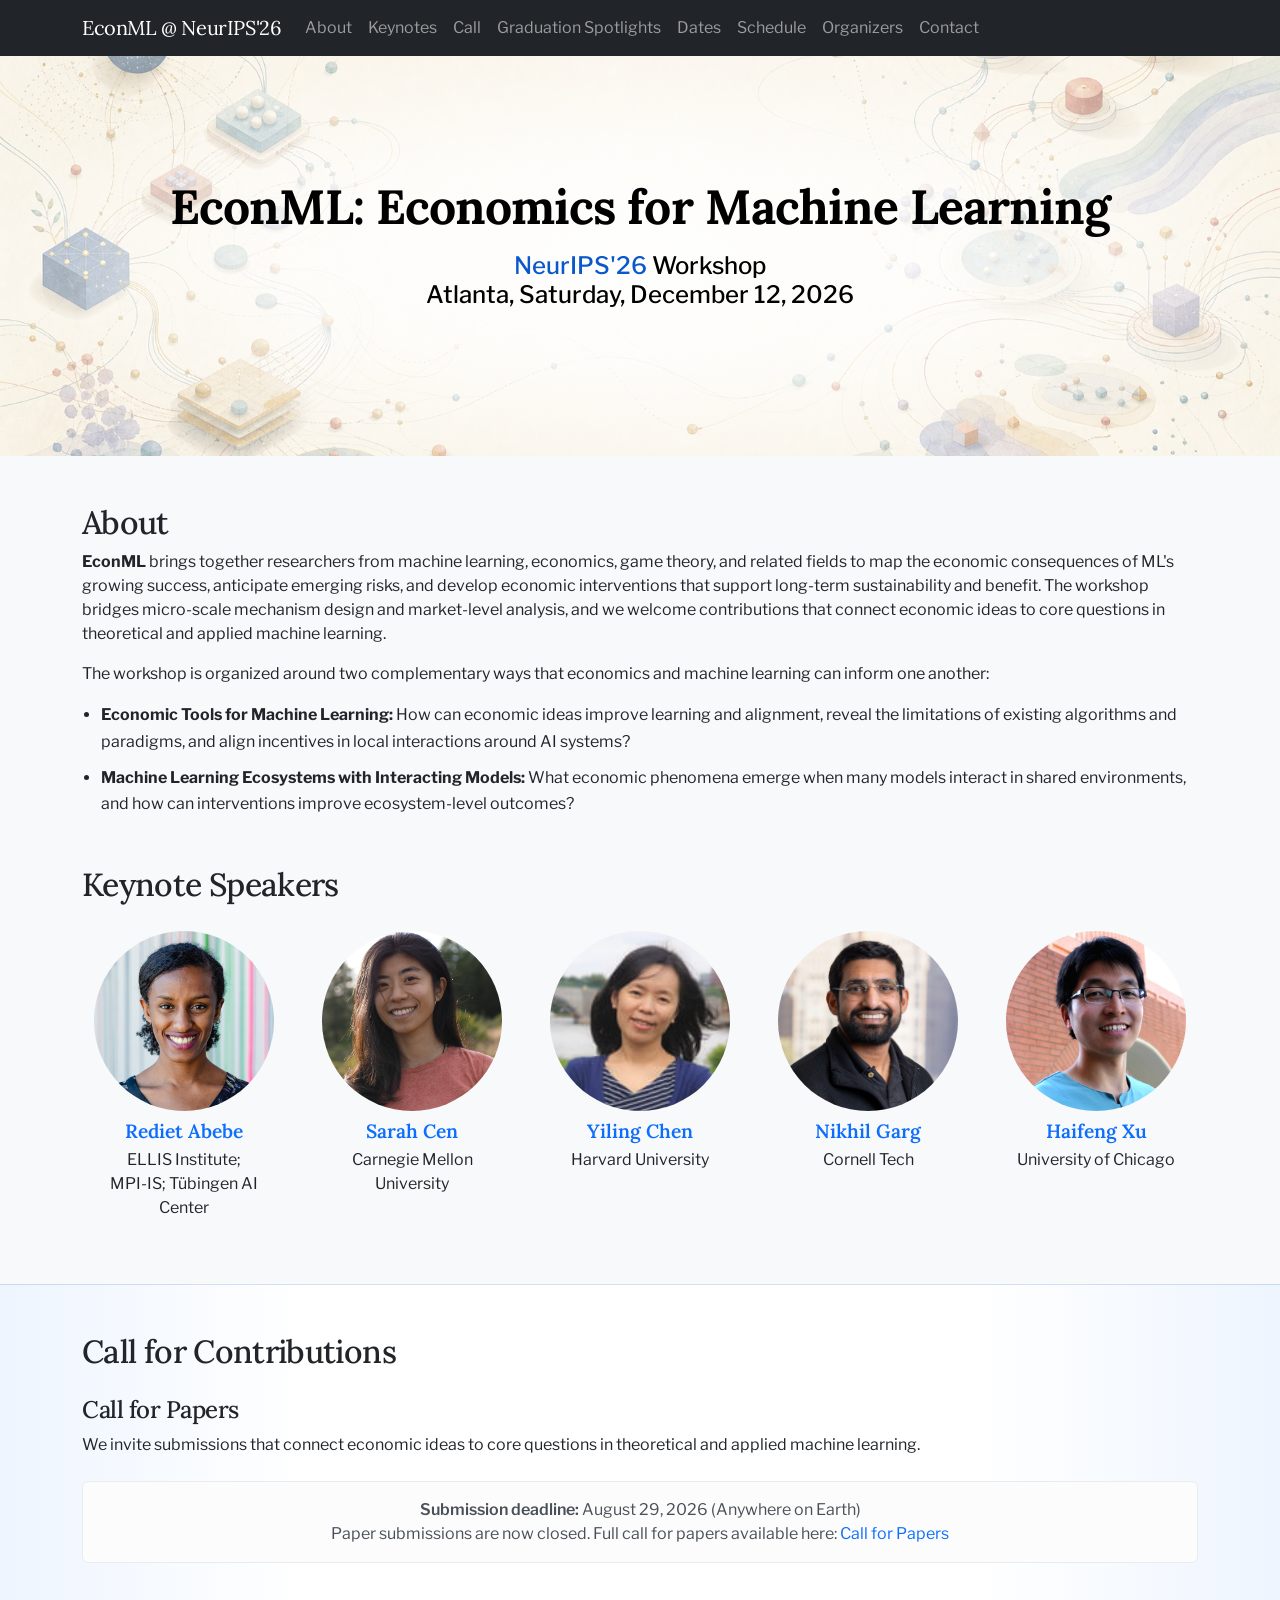
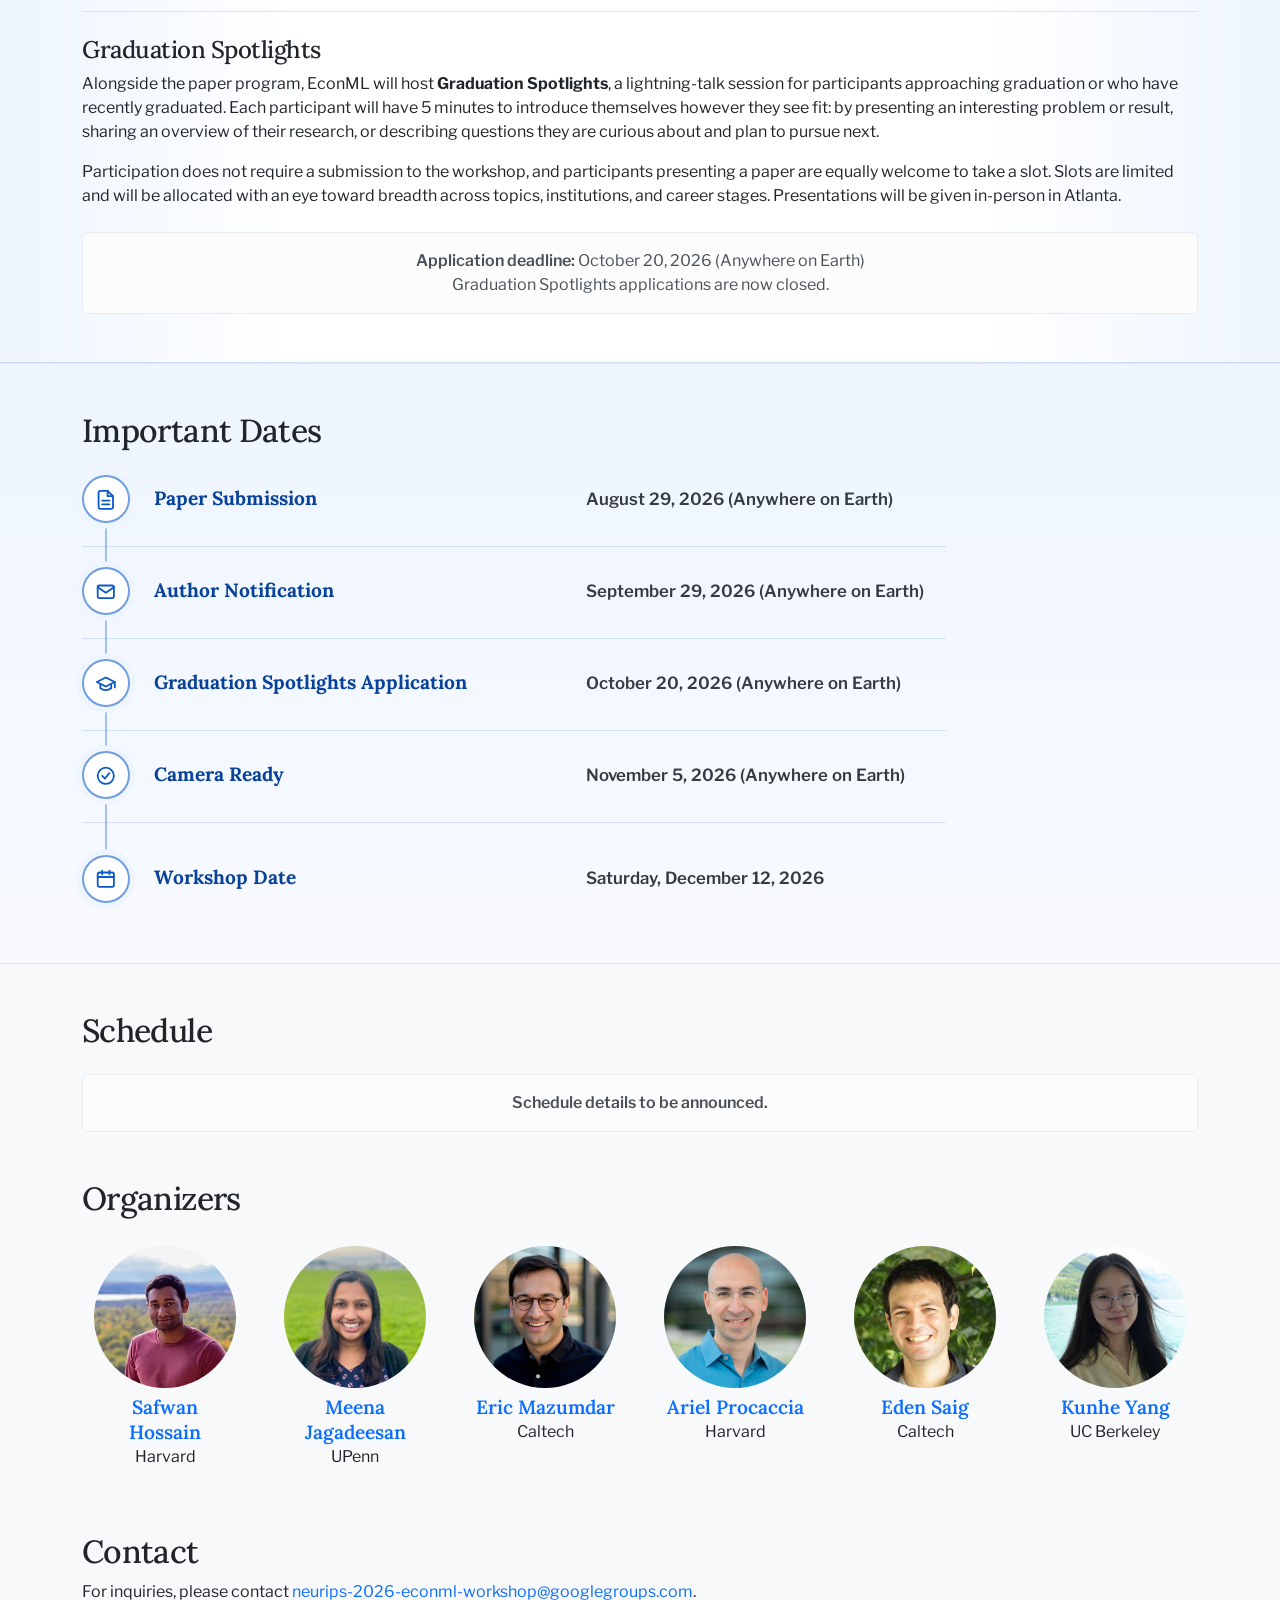
<file: index.html>
<!doctype html>
<html lang="en">
  <head>
    <meta charset="utf-8">
    <meta name="viewport" content="width=device-width, initial-scale=1">
    <title>EconML@NeurIPS26</title>
    <link href="https://cdn.jsdelivr.net/npm/bootstrap@5.3.8/dist/css/bootstrap.min.css" rel="stylesheet" integrity="sha384-sRIl4kxILFvY47J16cr9ZwB07vP4J8+LH7qKQnuqkuIAvNWLzeN8tE5YBujZqJLB" crossorigin="anonymous">
    <link rel="preconnect" href="https://fonts.googleapis.com">
    <link rel="preconnect" href="https://fonts.gstatic.com" crossorigin>
    <link href="https://fonts.googleapis.com/css2?family=Libre+Franklin:wght@400;500;600;700&amp;family=Lora:wght@500;600;700&amp;display=swap" rel="stylesheet">
    <link id="site-styles" rel="stylesheet" href="styles.css">
    <link rel="icon" type="image/png" href="img/favicon.png">
    <script>
      const siteStyles = document.getElementById("site-styles");
      siteStyles.href = `styles.css?v=${encodeURIComponent(document.lastModified)}`;
    </script>
    <style>
      a:link {
        text-decoration: none;
      }
      a:hover {
        text-decoration: underline;
      }
      .headshots {
        padding-top: 1.2em;
        text-align: center;
      }
      .headshots img {
        margin-bottom: 0.4em;
        aspect-ratio: 1 / 1;
        object-fit: cover;
        border-radius: 50%;
      }
      h3 {
        font-size: 1.2em;
      }
    </style>
  </head>
  <body>
    <nav class="navbar navbar-expand-lg navbar-dark bg-dark">
      <div class="container">
        <a class="navbar-brand" href="#">EconML @ NeurIPS'26</a>
        <button class="navbar-toggler" type="button" data-bs-toggle="collapse" data-bs-target="#navbarSupportedContent" aria-controls="navbarSupportedContent" aria-expanded="false" aria-label="Toggle navigation">
          <span class="navbar-toggler-icon"></span>
        </button>
        <div class="collapse navbar-collapse" id="navbarSupportedContent">
          <ul class="navbar-nav me-auto mb-2 mb-lg-0">
            <li class="nav-item">
              <a class="nav-link" href="#about">About</a>
            </li>
            <li class="nav-item">
              <a class="nav-link" href="#speakers">Keynotes</a>
            </li>
            <li class="nav-item">
              <a class="nav-link" href="cfp.html">Call</a>
            </li>
            <li class="nav-item">
              <a class="nav-link" href="#graduation-spotlights">Graduation Spotlights</a>
            </li>
            <li class="nav-item">
              <a class="nav-link" href="#important-dates">Dates</a>
            </li>
            <li class="nav-item">
              <a class="nav-link" href="#schedule">Schedule</a>
            </li>
            <li class="nav-item">
              <a class="nav-link" href="#organizers">Organizers</a>
            </li>
            <li class="nav-item">
              <a class="nav-link" href="#contact">Contact</a>
            </li>
          </ul>
        </div>
      </div>
    </nav>
    <!-- Full-width hero wrapper -->
    <div class="hero-section p-5 text-center bg-image position-relative"
         style="background-image: url('./img/cover-econml-v2.webp');
                height: 400px;
                background-size: cover;
                background-position: center;
                background-repeat: no-repeat;">

      <div class="container d-flex justify-content-center align-items-center h-100 position-relative z-1">
        <div class="text-black">
          <h1 class="mb-3 display-5 fw-bold">EconML: Economics for Machine Learning</h1>
          <p class="mb-4 h4">
            <a href="https://neurips.cc/Conferences/2026" style="color: rgb(10, 88, 202);" class="link-underline link-underline-opacity-0 link-underline-opacity-100-hover">NeurIPS'26</a> Workshop
            <br>
            Atlanta, Saturday, December 12, 2026
          </p>
        </div>
      </div>
    </div>
    <!-- About -->
    <section class="container my-5" id="about">
      <h2>About</h2>
      <p>
        <b>EconML</b> brings together researchers from machine learning, economics, game theory, and related fields to map the economic consequences of ML's growing success, anticipate emerging risks, and develop economic interventions that support long-term sustainability and benefit. The workshop bridges micro-scale mechanism design and market-level analysis, and we welcome contributions that connect economic ideas to core questions in theoretical and applied machine learning.
      </p>
      <p>The workshop is organized around two complementary ways that economics and machine learning can inform one another:</p>
      <ul class="detail-list mb-0">
          <li><b>Economic Tools for Machine Learning:</b> How can economic ideas improve learning and alignment, reveal the limitations of existing algorithms and paradigms, and align incentives in local interactions around AI systems?</li>
          <li><b>Machine Learning Ecosystems with Interacting Models:</b> What economic phenomena emerge when many models interact in shared environments, and how can interventions improve ecosystem-level outcomes?</li>
      </ul>
    </section>
    <!-- Keynote Speakers -->
    <div class="container my-5" id="speakers">
      <h2>Keynote Speakers</h2>
      <div class="container headshots speaker-grid">
        <div class="row row-cols-2 row-cols-md-3 row-cols-xl-5 g-5">
          <div class="col">
            <a href="https://institute-tue.ellis.eu/en/people/35f5adb1-9666-42a2-8781-4c16a8de0b50">
              <span class="speaker-photo-frame">
                <img src="img/speakers/rediet.jpg" alt="Rediet Abebe">
              </span>
              <span class="speaker-name">Rediet Abebe</span>
            </a>
            <p>ELLIS Institute; MPI&#x2011;IS; Tübingen AI Center</p>
          </div>
          <div class="col">
            <a href="https://shcen.github.io/">
              <span class="speaker-photo-frame">
                <img src="img/speakers/sarah.jpg" alt="Sarah Cen">
              </span>
              <span class="speaker-name">Sarah Cen</span>
            </a>
            <p>Carnegie Mellon University</p>
          </div>
          <div class="col">
            <a href="https://yiling.seas.harvard.edu/">
              <span class="speaker-photo-frame">
                <img src="img/speakers/yiling.jpg" class="speaker-photo-yiling" alt="Yiling Chen">
              </span>
              <span class="speaker-name">Yiling Chen</span>
            </a>
            <p>Harvard University</p>
          </div>
          <div class="col">
            <a href="https://gargnikhil.com/">
              <span class="speaker-photo-frame">
                <img src="img/speakers/nikhil.jpg" alt="Nikhil Garg">
              </span>
              <span class="speaker-name">Nikhil Garg</span>
            </a>
            <p>Cornell Tech</p>
          </div>
          <div class="col">
            <a href="https://www.haifeng-xu.com/">
              <span class="speaker-photo-frame">
                <img src="img/speakers/haifeng.jpg" alt="Haifeng Xu">
              </span>
              <span class="speaker-name">Haifeng Xu</span>
            </a>
            <p>University of Chicago</p>
          </div>
        </div>
      </div>
    </div>
    <!-- Call for Contributions -->
    <section class="call-for-contributions py-5" id="call-for-contributions">
      <div class="container">
        <h2>Call for Contributions</h2>
        <section class="mt-4" id="call-for-papers">
          <h3>Call for Papers</h3>
          <p>
            We invite submissions that connect economic ideas to core questions in theoretical and applied machine learning.
          </p>
          <div class="alert alert-light fw-normal text-center mt-4 mb-0">
            <div><span class="fw-semibold">Submission deadline:</span> <time datetime="2026-08-29">August 29, 2026</time> (Anywhere on Earth)</div>
            <div>Paper submissions are now closed. Full call for papers available here: <a href="cfp.html">Call for Papers</a></div>
          </div>
        </section>
        <section class="mt-5 pt-4 border-top" id="graduation-spotlights">
          <h3>Graduation Spotlights</h3>
          <p>
            Alongside the paper program, EconML will host <b>Graduation Spotlights</b>, a lightning-talk session for participants approaching graduation or who have recently graduated. Each participant will have 5 minutes to introduce themselves however they see fit: by presenting an interesting problem or result, sharing an overview of their research, or describing questions they are curious about and plan to pursue next.
          </p>
          <p>
            Participation does not require a submission to the workshop, and participants presenting a paper are equally welcome to take a slot. Slots are limited and will be allocated with an eye toward breadth across topics, institutions, and career stages. Presentations will be given in-person in Atlanta.
          </p>
          <div class="alert alert-light fw-normal text-center mt-4 mb-0">
            <div><span class="fw-semibold">Application deadline:</span> <time datetime="2026-10-20">October 20, 2026</time> (Anywhere on Earth)</div>
            <div>Graduation Spotlights applications are now closed.</div>
          </div>
        </section>
      </div>
    </section>
    <!-- Important Dates -->
    <section class="important-dates py-5" id="important-dates">
      <div class="container">
        <div class="mb-4">
          <h2>Important Dates</h2>
        </div>
        <ol class="date-timeline list-unstyled mb-0">
          <li class="date-timeline-item">
            <div class="date-icon" aria-hidden="true">
              <svg viewBox="0 0 24 24" fill="none" stroke="currentColor" stroke-width="2" stroke-linecap="round" stroke-linejoin="round" focusable="false">
                <path d="M14 2H6a2 2 0 0 0-2 2v16a2 2 0 0 0 2 2h12a2 2 0 0 0 2-2V8z"></path>
                <path d="M14 2v6h6"></path>
                <path d="M8 13h8M8 17h8"></path>
              </svg>
            </div>
            <div class="date-timeline-content">
              <h3>Paper Submission</h3>
              <p class="date-value mb-0"><time datetime="2026-08-29">August 29, 2026</time> (Anywhere on Earth)</p>
            </div>
          </li>
          <li class="date-timeline-item">
            <div class="date-icon" aria-hidden="true">
              <svg viewBox="0 0 24 24" fill="none" stroke="currentColor" stroke-width="2" stroke-linecap="round" stroke-linejoin="round" focusable="false">
                <rect x="3" y="5" width="18" height="14" rx="2"></rect>
                <path d="m3 7 9 6 9-6"></path>
              </svg>
            </div>
            <div class="date-timeline-content">
              <h3>Author Notification</h3>
              <p class="date-value mb-0"><time datetime="2026-09-29">September 29, 2026</time> (Anywhere on Earth)</p>
            </div>
          </li>
          <li class="date-timeline-item">
            <div class="date-icon" aria-hidden="true">
              <svg viewBox="0 0 24 24" fill="none" stroke="currentColor" stroke-width="2" stroke-linecap="round" stroke-linejoin="round" focusable="false">
                <path d="m2 10 10-5 10 5-10 5-10-5z"></path>
                <path d="M6 12.5V17c3.5 2.5 8.5 2.5 12 0v-4.5"></path>
                <path d="M22 10v6"></path>
              </svg>
            </div>
            <div class="date-timeline-content">
              <h3>Graduation Spotlights Application</h3>
              <p class="date-value mb-0"><time datetime="2026-10-20">October 20, 2026</time> (Anywhere on Earth)</p>
            </div>
          </li>
          <li class="date-timeline-item">
            <div class="date-icon" aria-hidden="true">
              <svg viewBox="0 0 24 24" fill="none" stroke="currentColor" stroke-width="2" stroke-linecap="round" stroke-linejoin="round" focusable="false">
                <circle cx="12" cy="12" r="9"></circle>
                <path d="m8 12 3 3 5-6"></path>
              </svg>
            </div>
            <div class="date-timeline-content">
              <h3>Camera Ready</h3>
              <p class="date-value mb-0"><time datetime="2026-11-05">November 5, 2026</time> (Anywhere on Earth)</p>
            </div>
          </li>
          <li class="date-timeline-item">
            <div class="date-icon" aria-hidden="true">
              <svg viewBox="0 0 24 24" fill="none" stroke="currentColor" stroke-width="2" stroke-linecap="round" stroke-linejoin="round" focusable="false">
                <rect x="3" y="5" width="18" height="16" rx="2"></rect>
                <path d="M16 3v4M8 3v4M3 10h18"></path>
              </svg>
            </div>
            <div class="date-timeline-content">
              <h3>Workshop Date</h3>
              <p class="date-value mb-0"><time datetime="2026-12-12">Saturday, December 12, 2026</time></p>
            </div>
          </li>
        </ol>
      </div>
    </section>
    <!-- Schedule -->
    <div class="container my-5" id="schedule">
      <h2>Schedule</h2>
      <div class="alert alert-light text-center fw-semibold mt-4 mb-0" role="status">
        Schedule details to be announced.
      </div>
    </div>
    <!-- Organizers -->
    <div class="container my-5" id="organizers">
      <h2>Organizers</h2>
      <div class="container headshots organizer-grid">
        <div class="row row-cols-3 row-cols-md-3 row-cols-xl-6 g-5">
            <!-- <img src="img2.jpg" class="img-fluid rounded-circle w-100" alt=""> -->
          <div class="col">
            <a href="https://safwanhossain.github.io/">
              <img src="img/organizers/safwan.jpg" class="img-fluid w-100">
              Safwan Hossain
            </a>
            <p>Harvard</p>
          </div>
          <div class="col">
            <a href="https://mjagadeesan.github.io/">
              <img src="img/organizers/meena.jpg" class="img-fluid w-100">
              Meena Jagadeesan
            </a>
            <p>UPenn</p>
          </div>
          <div class="col">
            <a href="https://www.ericmazumdar.com/">
              <img src="img/organizers/eric.jpg" class="img-fluid w-100">
              Eric Mazumdar
            </a>
            <p>Caltech</p>
          </div>
          <div class="col">
            <a href="https://procaccia.info/">
              <img src="img/organizers/ariel.jpg" class="img-fluid w-100">
              Ariel Procaccia
            </a>
            <p>Harvard</p>
          </div>
          <div class="col">
            <a href="https://edensaig.github.io/">
              <img src="img/organizers/eden.jpg" class="img-fluid w-100">
              Eden Saig
            </a>
            <p>Caltech</p>
          </div>
          <div class="col">
            <a href="https://www.kunheyang.com/">
              <img src="img/organizers/kunhe.jpg" class="img-fluid w-100">
              Kunhe Yang
            </a>
            <p>UC Berkeley</p>
          </div>
        </div>
      </div>
    </div>
    <section class="container my-5" id="contact">
      <h2>Contact</h2>
      <span>For inquiries, please contact <a href="mailto:neurips-2026-econml-workshop@googlegroups.com">neurips-2026-econml-workshop@googlegroups.com</a>.</span>
    </section>
    <script src="https://cdn.jsdelivr.net/npm/bootstrap@5.3.8/dist/js/bootstrap.bundle.min.js" integrity="sha384-FKyoEForCGlyvwx9Hj09JcYn3nv7wiPVlz7YYwJrWVcXK/BmnVDxM+D2scQbITxI" crossorigin="anonymous"></script>
    <script src="main.js"></script>
  </body>
</html>
</file>
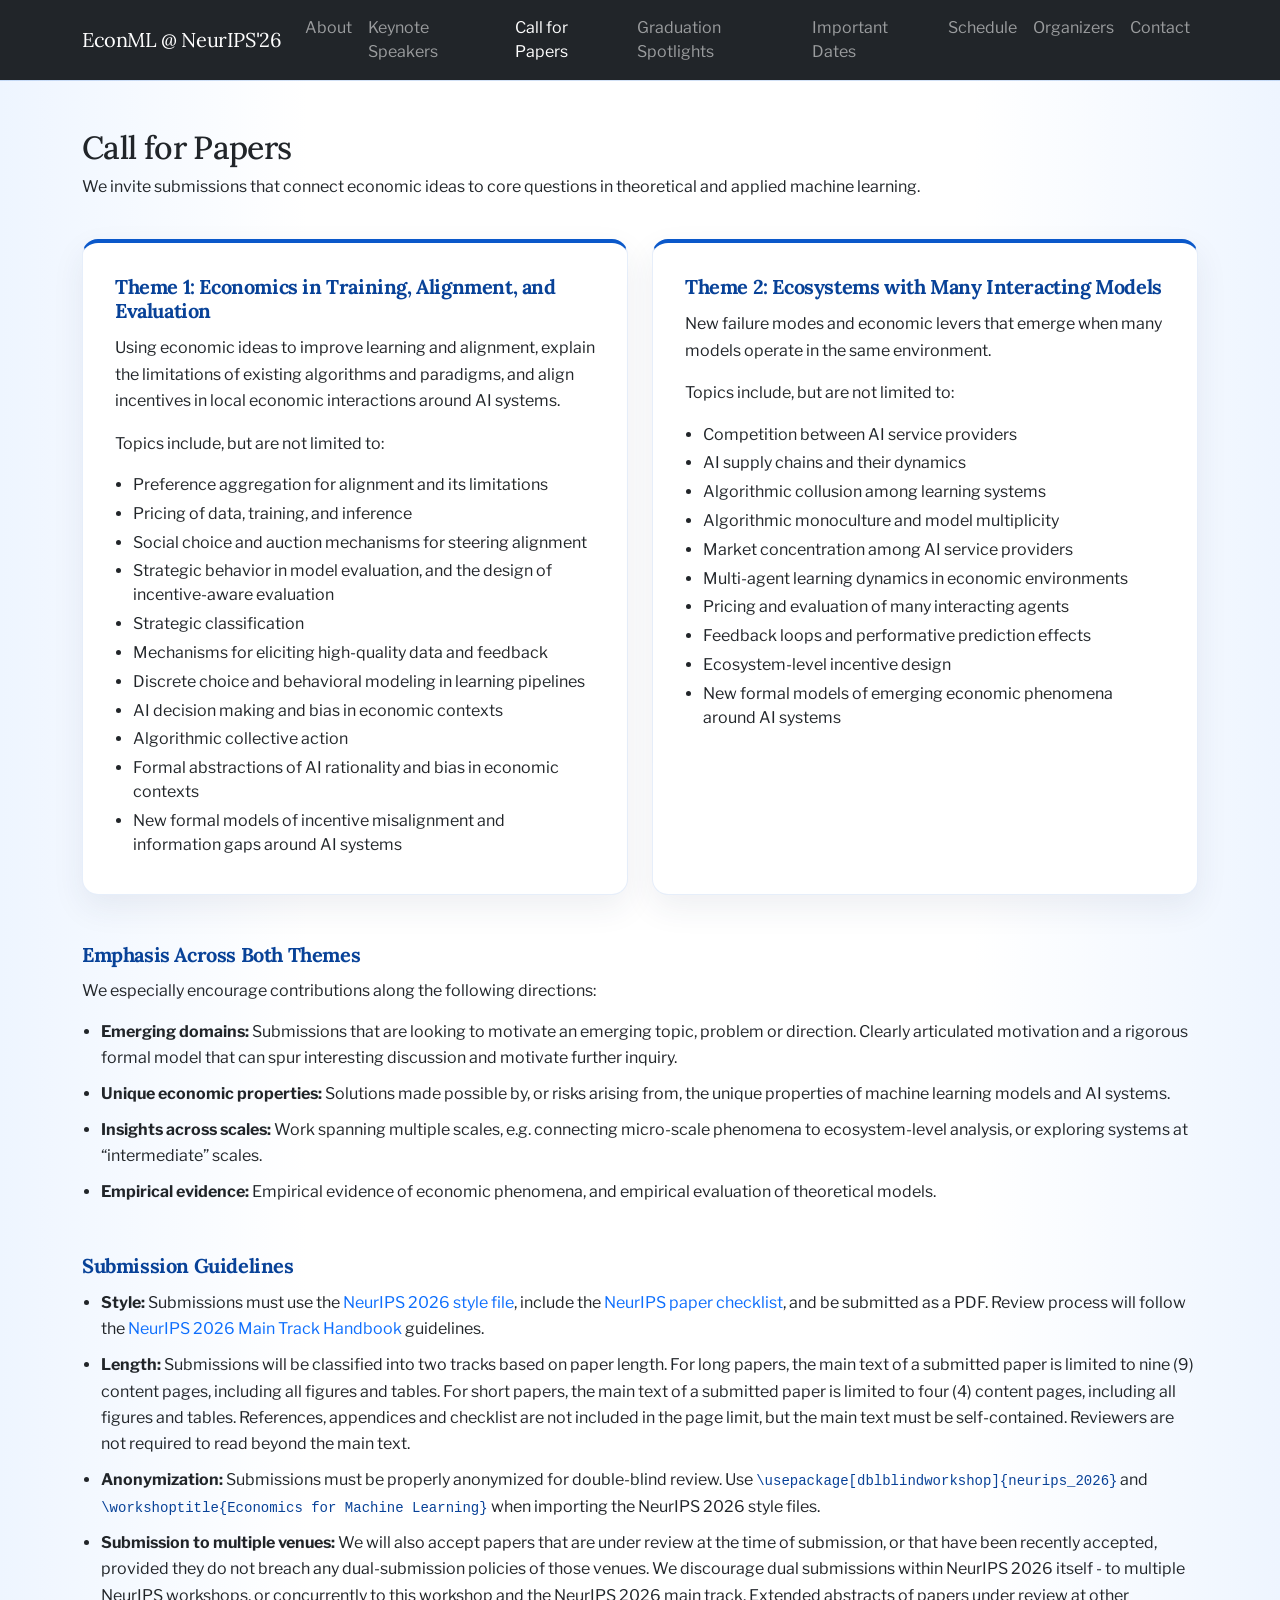
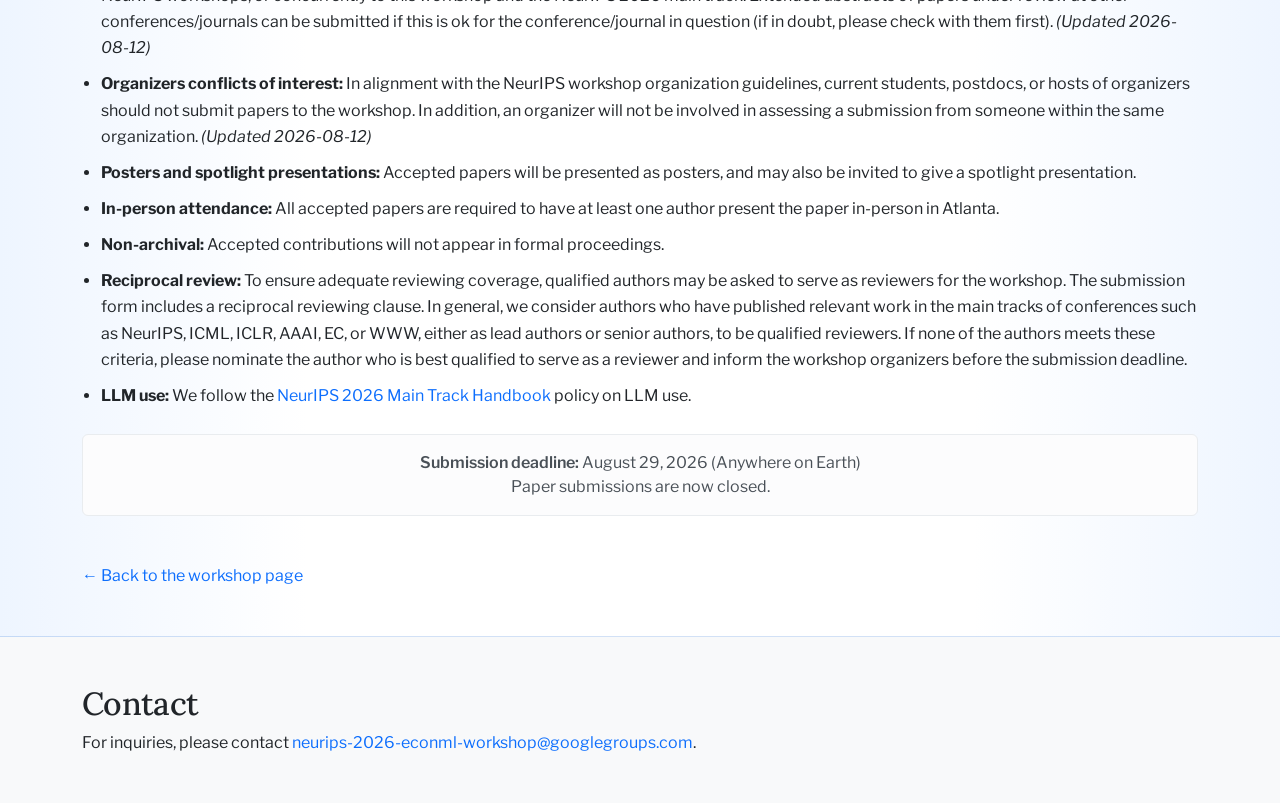
<file: cfp.html>
<!doctype html>
<html lang="en">
  <head>
    <meta charset="utf-8">
    <meta name="viewport" content="width=device-width, initial-scale=1">
    <title>Call for Papers | EconML@NeurIPS26</title>
    <link href="https://cdn.jsdelivr.net/npm/bootstrap@5.3.8/dist/css/bootstrap.min.css" rel="stylesheet" integrity="sha384-sRIl4kxILFvY47J16cr9ZwB07vP4J8+LH7qKQnuqkuIAvNWLzeN8tE5YBujZqJLB" crossorigin="anonymous">
    <link rel="preconnect" href="https://fonts.googleapis.com">
    <link rel="preconnect" href="https://fonts.gstatic.com" crossorigin>
    <link href="https://fonts.googleapis.com/css2?family=Libre+Franklin:wght@400;500;600;700&amp;family=Lora:wght@500;600;700&amp;display=swap" rel="stylesheet">
    <link id="site-styles" rel="stylesheet" href="styles.css">
    <link rel="icon" type="image/png" href="img/favicon.png">
    <script>
      const siteStyles = document.getElementById("site-styles");
      siteStyles.href = `styles.css?v=${encodeURIComponent(document.lastModified)}`;
    </script>
    <style>
      a:link {
        text-decoration: none;
      }
      a:hover {
        text-decoration: underline;
      }
      .headshots {
        padding-top: 1.2em;
        text-align: center;
      }
      .headshots img {
        padding-bottom: 0.4em;
        aspect-ratio: 1 / 1;
        object-fit: cover;
        border-radius: 50%;
      }
      h3 {
        font-size: 1.2em;
      }
    </style>
  </head>
  <body>
    <nav class="navbar navbar-expand-lg navbar-dark bg-dark">
      <div class="container">
        <a class="navbar-brand" href="index.html">EconML @ NeurIPS'26</a>
        <button class="navbar-toggler" type="button" data-bs-toggle="collapse" data-bs-target="#navbarSupportedContent" aria-controls="navbarSupportedContent" aria-expanded="false" aria-label="Toggle navigation">
          <span class="navbar-toggler-icon"></span>
        </button>
        <div class="collapse navbar-collapse" id="navbarSupportedContent">
          <ul class="navbar-nav me-auto mb-2 mb-lg-0">
            <li class="nav-item">
              <a class="nav-link" href="index.html#about">About</a>
            </li>
            <li class="nav-item">
              <a class="nav-link" href="index.html#speakers">Keynote Speakers</a>
            </li>
            <li class="nav-item">
              <a class="nav-link active" aria-current="page" href="cfp.html">Call for Papers</a>
            </li>
            <li class="nav-item">
              <a class="nav-link" href="index.html#graduation-spotlights">Graduation Spotlights</a>
            </li>
            <li class="nav-item">
              <a class="nav-link" href="index.html#important-dates">Important Dates</a>
            </li>
            <li class="nav-item">
              <a class="nav-link" href="index.html#schedule">Schedule</a>
            </li>
            <li class="nav-item">
              <a class="nav-link" href="index.html#organizers">Organizers</a>
            </li>
            <li class="nav-item">
              <a class="nav-link" href="index.html#contact">Contact</a>
            </li>
          </ul>
        </div>
      </div>
    </nav>
    <!-- Call for Papers -->
    <section class="call-for-contributions py-5" id="call-for-papers">
      <div class="container">
        <h2>Call for Papers</h2>
        <p>
          We invite submissions that connect economic ideas to core questions in theoretical and applied machine learning.
        </p>
        <div class="row g-4 mt-1">
          <div class="col-lg-6">
            <article class="theme-card">
              <h4>Theme 1: Economics in Training, Alignment, and Evaluation</h4>
              <p>Using economic ideas to improve learning and alignment, explain the limitations of existing algorithms and paradigms, and align incentives in local economic interactions around AI systems.</p>
              <p>Topics include, but are not limited to:</p>
              <ul class="topic-list mb-0">
                <li>Preference aggregation for alignment and its limitations</li>
                <li>Pricing of data, training, and inference</li>
                <li>Social choice and auction mechanisms for steering alignment</li>
                <li>Strategic behavior in model evaluation, and the design of incentive-aware evaluation</li>
                <li>Strategic classification</li>
                <li>Mechanisms for eliciting high-quality data and feedback</li>
                <li>Discrete choice and behavioral modeling in learning pipelines</li>
                <li>AI decision making and bias in economic contexts</li>
                <li>Algorithmic collective action</li>
                <li>Formal abstractions of AI rationality and bias in economic contexts</li>
                <li>New formal models of incentive misalignment and information gaps around AI systems</li>
              </ul>
            </article>
          </div>
          <div class="col-lg-6">
            <article class="theme-card">
              <h4>Theme 2: Ecosystems with Many Interacting Models</h4>
              <p>New failure modes and economic levers that emerge when many models operate in the same environment.</p>
              <p>Topics include, but are not limited to:</p>
              <ul class="topic-list mb-0">
                <li>Competition between AI service providers</li>
                <li>AI supply chains and their dynamics</li>
                <li>Algorithmic collusion among learning systems</li>
                <li>Algorithmic monoculture and model multiplicity</li>
                <li>Market concentration among AI service providers</li>
                <li>Multi-agent learning dynamics in economic environments</li>
                <li>Pricing and evaluation of many interacting agents</li>
                <li>Feedback loops and performative prediction effects</li>
                <li>Ecosystem-level incentive design</li>
                <li>New formal models of emerging economic phenomena around AI systems</li>
              </ul>
            </article>
          </div>
        </div>
        <div class="mt-5">
          <h4>Emphasis Across Both Themes</h4>
          <p>We especially encourage contributions along the following directions:</p>
          <ul class="detail-list">
            <li><b>Emerging domains:</b> Submissions that are looking to motivate an emerging topic, problem or direction. Clearly articulated motivation and a rigorous formal model that can spur interesting discussion and motivate further inquiry.</li>
            <li><b>Unique economic properties:</b> Solutions made possible by, or risks arising from, the unique properties of machine learning models and AI systems.</li>
            <li><b>Insights across scales:</b> Work spanning multiple scales, e.g. connecting micro-scale phenomena to ecosystem-level analysis, or exploring systems at &ldquo;intermediate&rdquo; scales.</li>
            <li><b>Empirical evidence:</b> Empirical evidence of economic phenomena, and empirical evaluation of theoretical models.</li>
          </ul>
        </div>
        <div class="mt-5">
          <h4>Submission Guidelines</h4>
          <ul class="detail-list">
            <li><b>Style:</b> Submissions must use the <a href="https://media.neurips.cc/Conferences/NeurIPS2026/Formatting_Instructions_For_NeurIPS_2026.zip">NeurIPS 2026 style file</a>, include the <a href="https://neurips.cc/public/guides/PaperChecklist">NeurIPS paper checklist</a>, and be submitted as a PDF. Review process will follow the <a href="https://neurips.cc/Conferences/2026/MainTrackHandbook">NeurIPS 2026 Main Track Handbook</a> guidelines.</li>
            <li><b>Length:</b> Submissions will be classified into two tracks based on paper length. For long papers, the main text of a submitted paper is limited to nine (9) content pages, including all figures and tables. For short papers, the main text of a submitted paper is limited to four (4) content pages, including all figures and tables. References, appendices and checklist are not included in the page limit, but the main text must be self-contained. Reviewers are not required to read beyond the main text.</li>
            <li><b>Anonymization:</b> Submissions must be properly anonymized for double-blind review. Use <code>\usepackage[dblblindworkshop]{neurips_2026}</code> and <code>\workshoptitle{Economics for Machine Learning}</code> when importing the NeurIPS 2026 style files.</li>
            <li><b>Submission to multiple venues:</b> We will also accept papers that are under review at the time of submission, or that have been recently accepted, provided they do not breach any dual-submission policies of those venues. We discourage dual submissions within NeurIPS 2026 itself - to multiple NeurIPS workshops, or concurrently to this workshop and the NeurIPS 2026 main track. Extended abstracts of papers under review at other conferences/journals can be submitted if this is ok for the conference/journal in question (if in doubt, please check with them first). <i>(Updated 2026-08-12)</i></li>
            <li><b>Organizers conflicts of interest:</b> In alignment with the NeurIPS workshop organization guidelines, current students, postdocs, or hosts of organizers should not submit papers to the workshop. In addition, an organizer will not be involved in assessing a submission from someone within the same organization. <i>(Updated 2026-08-12)</i></li>
            <li><b>Posters and spotlight presentations:</b> Accepted papers will be presented as posters, and may also be invited to give a spotlight presentation.</li>
            <li><b>In-person attendance:</b> All accepted papers are required to have at least one author present the paper in-person in Atlanta.</li>
            <li><b>Non-archival:</b> Accepted contributions will not appear in formal proceedings.</li>
            <li><b>Reciprocal review:</b> To ensure adequate reviewing coverage, qualified authors may be asked to serve as reviewers for the workshop. The submission form includes a reciprocal reviewing clause. In general, we consider authors who have published relevant work in the main tracks of conferences such as NeurIPS, ICML, ICLR, AAAI, EC, or WWW, either as lead authors or senior authors, to be qualified reviewers. If none of the authors meets these criteria, please nominate the author who is best qualified to serve as a reviewer and inform the workshop organizers before the submission deadline.</li>
            <li><b>LLM use:</b> We follow the <a href="https://neurips.cc/Conferences/2026/MainTrackHandbook">NeurIPS 2026 Main Track Handbook</a> policy on LLM use.</li>
          </ul>
        </div>
        <div class="alert alert-light fw-normal text-center mt-4 mb-4">
          <div><span class="fw-semibold">Submission deadline:</span> <time datetime="2026-08-29">August 29, 2026</time> (Anywhere on Earth)</div>
          <div>Paper submissions are now closed.</div>
        </div>
        <div class="mt-5">
          <a href="index.html">&larr; Back to the workshop page</a>
        </div>
      </div>
    </section>
    <section class="container my-5" id="contact">
      <h2>Contact</h2>
      <span>For inquiries, please contact <a href="mailto:neurips-2026-econml-workshop@googlegroups.com">neurips-2026-econml-workshop@googlegroups.com</a>.</span>
    </section>
    <script src="https://cdn.jsdelivr.net/npm/bootstrap@5.3.8/dist/js/bootstrap.bundle.min.js" integrity="sha384-FKyoEForCGlyvwx9Hj09JcYn3nv7wiPVlz7YYwJrWVcXK/BmnVDxM+D2scQbITxI" crossorigin="anonymous"></script>
    <script src="main.js"></script>
  </body>
</html>
</file>
<file: styles.css>
/*
 * Custom CSS
 */

:root {
  --bs-body-bg: var(--bs-gray-100);
  --bs-body-font-family: "Libre Franklin", sans-serif;
  --econml-blue: #0a58ca;
  --econml-blue-dark: #084298;
  --econml-blue-soft: #eef5ff;
}

h1,
h2,
h3,
h4,
h5,
h6,
.navbar-brand {
  font-family: "Lora", serif;
  letter-spacing: -0.02em;
}

.speaker-grid a,
.organizer-grid a {
  display: block;
  font-family: "Lora", serif;
  font-size: 1.2rem;
  font-weight: 600;
  line-height: 1.3;
}

.speaker-grid a {
  display: flex;
  flex-direction: column;
}

.speaker-grid .speaker-name {
  display: block;
  min-height: 3.15rem;
}

.speaker-grid .col > p {
  margin-top: 0.25rem;
}

.speaker-photo-frame {
  display: block;
  width: 100%;
  aspect-ratio: 1 / 1;
  margin-bottom: 0.4em;
  overflow: hidden;
  border-radius: 50%;
}

.headshots .speaker-photo-frame img {
  display: block;
  width: 100%;
  height: 100%;
  margin-bottom: 0;
  aspect-ratio: auto;
  object-fit: cover;
  border-radius: 0;
}

.speaker-photo-yiling {
  object-position: center top;
  transform: translate(-2.5%, -3%) scale(1.08);
}

@media (min-width: 576px) {
  .speaker-grid .speaker-name {
    min-height: 1.6rem;
  }
}

.hero-section::before {
  position: absolute;
  inset: 0;
  content: "";
  background: radial-gradient(
    ellipse at center,
    rgba(255, 255, 255, 0.95) 0%,
    rgba(255, 255, 255, 0.82) 38%,
    rgba(255, 255, 255, 0.4) 78%
  );
  background-color: rgba(255, 255, 255, 0.16);
  pointer-events: none;
}

.subsection-title {
  font-size: 1.5rem;
}

.theme-card {
  height: 100%;
  padding: 2rem;
  background-color: #fff;
  border: 1px solid rgba(10, 88, 202, 0.1);
  border-top: 4px solid var(--econml-blue);
  border-radius: 1rem;
  box-shadow: 0 0.8rem 2rem rgba(33, 52, 85, 0.08);
}

.theme-card h3,
.theme-card h4 {
  margin-bottom: 1rem;
  color: var(--econml-blue-dark);
  font-size: 1.35rem;
}

.theme-card h4 {
  font-size: 1.2rem;
}

.theme-card p {
  line-height: 1.65;
}

.topic-list {
  padding-left: 1.1rem;
}

.topic-list li {
  margin-bottom: 0.3rem;
  line-height: 1.5;
}

.call-for-contributions {
  background: linear-gradient(90deg, var(--econml-blue-soft), #fff 24%, #fff 76%, var(--econml-blue-soft));
  border-block: 1px solid rgba(10, 88, 202, 0.18);
}

.call-for-contributions h3 {
  font-size: 1.5rem;
}

.call-for-contributions h4 {
  margin-bottom: 0.75rem;
  color: var(--econml-blue-dark);
  font-size: 1.25rem;
  font-weight: 700;
}

.detail-list {
  padding-left: 1.2rem;
}

.detail-list li {
  margin-bottom: 0.6rem;
  line-height: 1.65;
}

.detail-list code {
  color: var(--econml-blue-dark);
  word-break: break-word;
}

.important-dates {
  background: linear-gradient(180deg, var(--econml-blue-soft), #f8faff);
  border-block: 1px solid rgba(10, 88, 202, 0.1);
}

.date-timeline {
  position: relative;
  max-width: 54rem;
}

.date-timeline::before {
  position: absolute;
  top: 1.5rem;
  bottom: 1.5rem;
  left: 1.5rem;
  width: 2px;
  content: "";
  background-color: rgba(10, 88, 202, 0.34);
  transform: translateX(-50%);
}

.date-timeline-item {
  position: relative;
  display: grid;
  grid-template-columns: 3rem minmax(0, 1fr);
  column-gap: 1.5rem;
  align-items: center;
  min-height: 4.5rem;
  padding-bottom: 1.35rem;
  border-bottom: 1px solid rgba(10, 88, 202, 0.14);
}

.date-timeline-item:not(:last-child) {
  margin-bottom: 1.25rem;
}

.date-timeline-item:last-child {
  padding-bottom: 0;
  border-bottom: 0;
}

.date-timeline-content {
  display: grid;
  grid-template-columns: minmax(0, 1fr) minmax(15rem, 0.9fr);
  column-gap: 2rem;
  align-items: baseline;
}

.date-icon {
  position: relative;
  z-index: 1;
  display: flex;
  align-items: center;
  justify-content: center;
  width: 3rem;
  height: 3rem;
  color: var(--econml-blue);
  background-color: #fff;
  border: 2px solid rgba(10, 88, 202, 0.58);
  border-radius: 50%;
  box-shadow: 0 0 0 0.35rem var(--econml-blue-soft);
}

.date-icon svg {
  width: 1.35rem;
  height: 1.35rem;
}

.date-timeline-content h3 {
  margin: 0;
  color: var(--econml-blue-dark);
  font-family: "Lora", serif;
  font-size: 1.2rem;
  font-weight: 700;
  letter-spacing: 0;
}

.date-value {
  color: var(--bs-gray-800);
  font-size: 1.05rem;
  font-weight: 600;
}

.date-note {
  grid-column: 2;
  color: var(--bs-gray-600);
  font-size: 0.9rem;
}

@media (max-width: 767.98px) {
  .date-timeline::before {
    top: 1.375rem;
    bottom: 1.375rem;
    left: 1.375rem;
  }

  .date-timeline-item {
    grid-template-columns: 2.75rem minmax(0, 1fr);
    column-gap: 1rem;
  }

  .date-icon {
    width: 2.75rem;
    height: 2.75rem;
  }

  .date-timeline-content {
    grid-template-columns: 1fr;
    row-gap: 0.35rem;
  }

  .date-note {
    grid-column: 1;
  }
}
</file>
